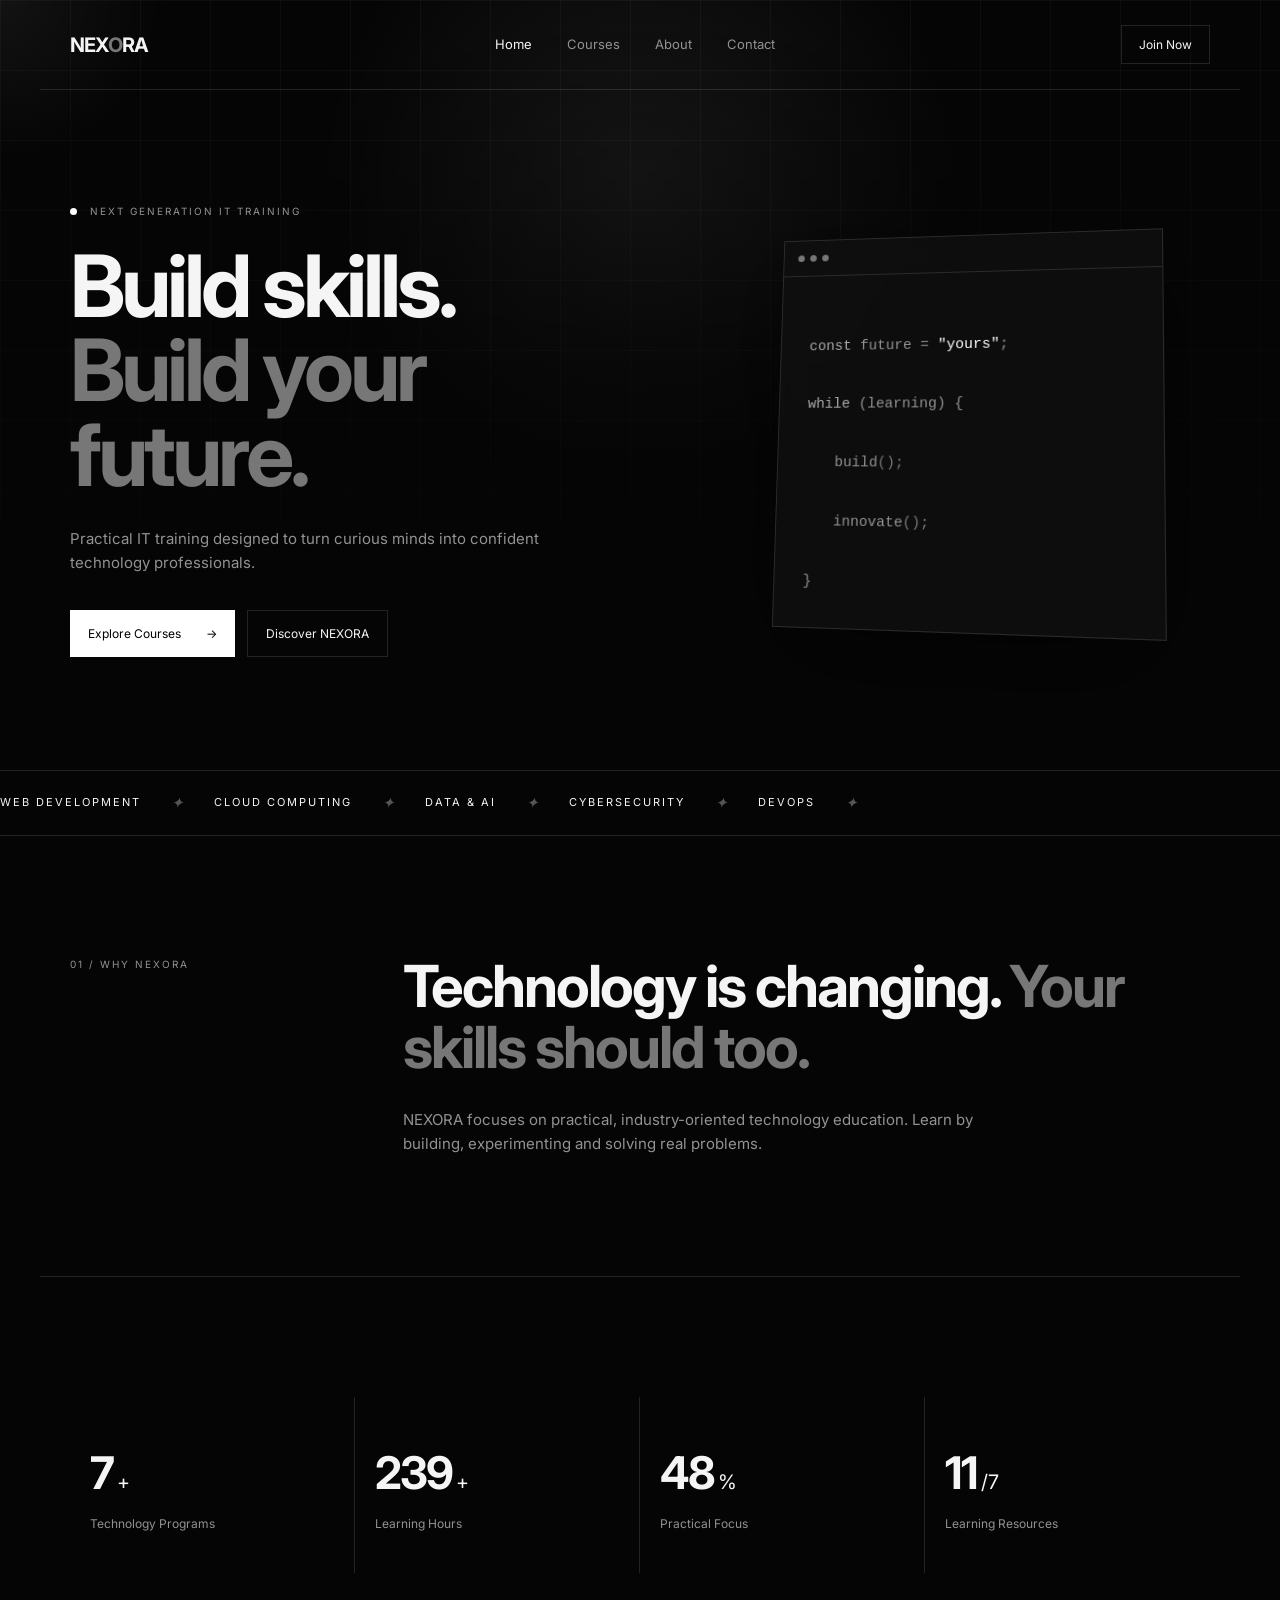
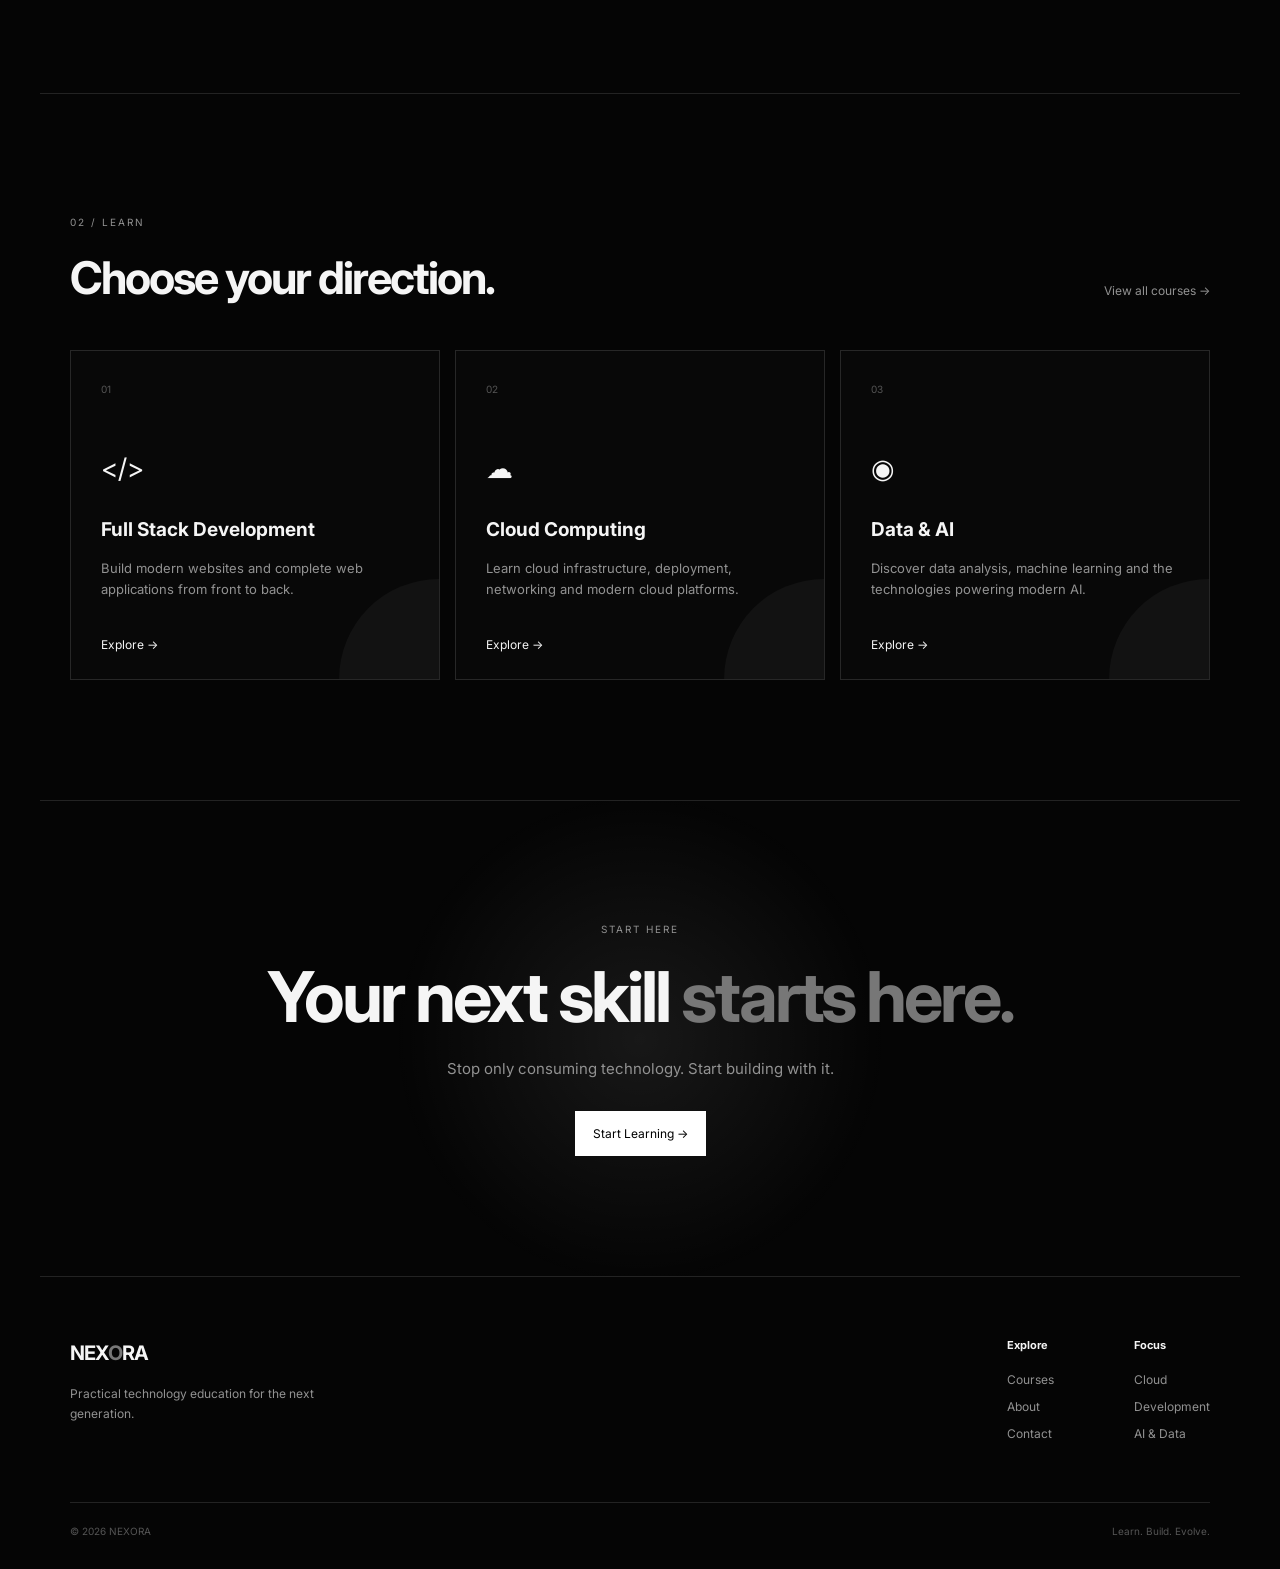
<file: index.html>
<!DOCTYPE html>
<html lang="en">
<head>
    <meta charset="UTF-8">
    <meta name="viewport" content="width=device-width, initial-scale=1.0">

    <title>NEXORA — IT Training Institute</title>

    <link rel="stylesheet" href="css/style.css">
</head>

<body>

    <!-- Background Effects -->
    <div class="grid-background"></div>
    <div class="cursor-glow"></div>

    <!-- Navigation -->
    <header class="navbar">

        <a href="index.html" class="logo">
            NEX<span>O</span>RA
        </a>

        <nav class="nav-links">
            <a href="index.html" class="active">Home</a>
            <a href="courses.html">Courses</a>
            <a href="about.html">About</a>
            <a href="contact.html">Contact</a>
        </nav>

        <a href="contact.html" class="nav-button">
            Join Now
        </a>

        <button class="menu-button" id="menuButton">
            ☰
        </button>

    </header>


    <!-- Mobile Navigation -->

    <div class="mobile-menu" id="mobileMenu">
        <a href="index.html">Home</a>
        <a href="courses.html">Courses</a>
        <a href="about.html">About</a>
        <a href="contact.html">Contact</a>
    </div>


    <!-- Hero -->

    <main>

        <section class="hero">

            <div class="hero-content reveal">

                <div class="eyebrow">
                    <span class="status-dot"></span>
                    NEXT GENERATION IT TRAINING
                </div>

                <h1>
                    Build skills.<br>
                    <span>Build your future.</span>
                </h1>

                <p>
                    Practical IT training designed to turn curious minds
                    into confident technology professionals.
                </p>

                <div class="hero-buttons">

                    <a href="courses.html" class="primary-button">
                        Explore Courses
                        <span>→</span>
                    </a>

                    <a href="about.html" class="secondary-button">
                        Discover NEXORA
                    </a>

                </div>

            </div>


            <!-- Floating Visual -->

            <div class="hero-visual reveal">

                <div class="orb orb-one"></div>
                <div class="orb orb-two"></div>

                <div class="code-card">

                    <div class="window-bar">
                        <span></span>
                        <span></span>
                        <span></span>
                    </div>

                    <div class="code-content">

                        <p>
                            <span class="code-purple">const</span>
                            future =
                            <span class="code-green">"yours"</span>;
                        </p>

                        <p>
                            <span class="code-purple">while</span>
                            (learning) {
                        </p>

                        <p class="indent">
                            build<span class="code-blue">();</span>
                        </p>

                        <p class="indent">
                            innovate<span class="code-blue">();</span>
                        </p>

                        <p>}</p>

                    </div>

                </div>

            </div>

        </section>


        <!-- Marquee -->

        <section class="marquee-section">

            <div class="marquee">

                <span>WEB DEVELOPMENT</span>
                <i>✦</i>

                <span>CLOUD COMPUTING</span>
                <i>✦</i>

                <span>DATA & AI</span>
                <i>✦</i>

                <span>CYBERSECURITY</span>
                <i>✦</i>

                <span>DEVOPS</span>
                <i>✦</i>

            </div>

        </section>


        <!-- Introduction -->

        <section class="intro section">

            <div class="section-label">
                01 / WHY NEXORA
            </div>

            <div class="intro-content reveal">

                <h2>
                    Technology is changing.
                    <span>Your skills should too.</span>
                </h2>

                <p>
                    NEXORA focuses on practical, industry-oriented
                    technology education. Learn by building,
                    experimenting and solving real problems.
                </p>

            </div>

        </section>


        <!-- Stats -->

        <section class="stats section">

            <div class="stat reveal">
                <strong data-target="15">0</strong>
                <span>+</span>
                <p>Technology Programs</p>
            </div>

            <div class="stat reveal">
                <strong data-target="500">0</strong>
                <span>+</span>
                <p>Learning Hours</p>
            </div>

            <div class="stat reveal">
                <strong data-target="100">0</strong>
                <span>%</span>
                <p>Practical Focus</p>
            </div>

            <div class="stat reveal">
                <strong data-target="24">0</strong>
                <span>/7</span>
                <p>Learning Resources</p>
            </div>

        </section>


        <!-- Featured Courses -->

        <section class="courses-preview section">

            <div class="section-heading reveal">

                <div>
                    <div class="section-label">
                        02 / LEARN
                    </div>

                    <h2>
                        Choose your
                        <span>direction.</span>
                    </h2>
                </div>

                <a href="courses.html" class="text-link">
                    View all courses →
                </a>

            </div>


            <div class="course-grid">

                <article class="course-card reveal">

                    <div class="course-number">
                        01
                    </div>

                    <div class="course-icon">
                        &lt;/&gt;
                    </div>

                    <h3>Full Stack Development</h3>

                    <p>
                        Build modern websites and complete
                        web applications from front to back.
                    </p>

                    <a href="courses.html">
                        Explore →
                    </a>

                </article>


                <article class="course-card reveal">

                    <div class="course-number">
                        02
                    </div>

                    <div class="course-icon">
                        ☁
                    </div>

                    <h3>Cloud Computing</h3>

                    <p>
                        Learn cloud infrastructure, deployment,
                        networking and modern cloud platforms.
                    </p>

                    <a href="courses.html">
                        Explore →
                    </a>

                </article>


                <article class="course-card reveal">

                    <div class="course-number">
                        03
                    </div>

                    <div class="course-icon">
                        ◉
                    </div>

                    <h3>Data & AI</h3>

                    <p>
                        Discover data analysis, machine learning
                        and the technologies powering modern AI.
                    </p>

                    <a href="courses.html">
                        Explore →
                    </a>

                </article>

            </div>

        </section>


        <!-- CTA -->

        <section class="cta section reveal">

            <div class="cta-glow"></div>

            <div class="cta-content">

                <div class="section-label">
                    START HERE
                </div>

                <h2>
                    Your next skill
                    <span>starts here.</span>
                </h2>

                <p>
                    Stop only consuming technology.
                    Start building with it.
                </p>

                <a href="contact.html" class="primary-button">
                    Start Learning →
                </a>

            </div>

        </section>

    </main>


    <!-- Footer -->

    <footer>

        <div class="footer-top">

            <div>
                <a href="index.html" class="logo">
                    NEX<span>O</span>RA
                </a>

                <p>
                    Practical technology education
                    for the next generation.
                </p>
            </div>

            <div class="footer-links">

                <div>
                    <h4>Explore</h4>
                    <a href="courses.html">Courses</a>
                    <a href="about.html">About</a>
                    <a href="contact.html">Contact</a>
                </div>

                <div>
                    <h4>Focus</h4>
                    <a href="#">Cloud</a>
                    <a href="#">Development</a>
                    <a href="#">AI & Data</a>
                </div>

            </div>

        </div>

        <div class="footer-bottom">
            <span>© 2026 NEXORA</span>
            <span>Learn. Build. Evolve.</span>
        </div>

    </footer>


    <script src="js/script.js"></script>

</body>
</html>
</file>
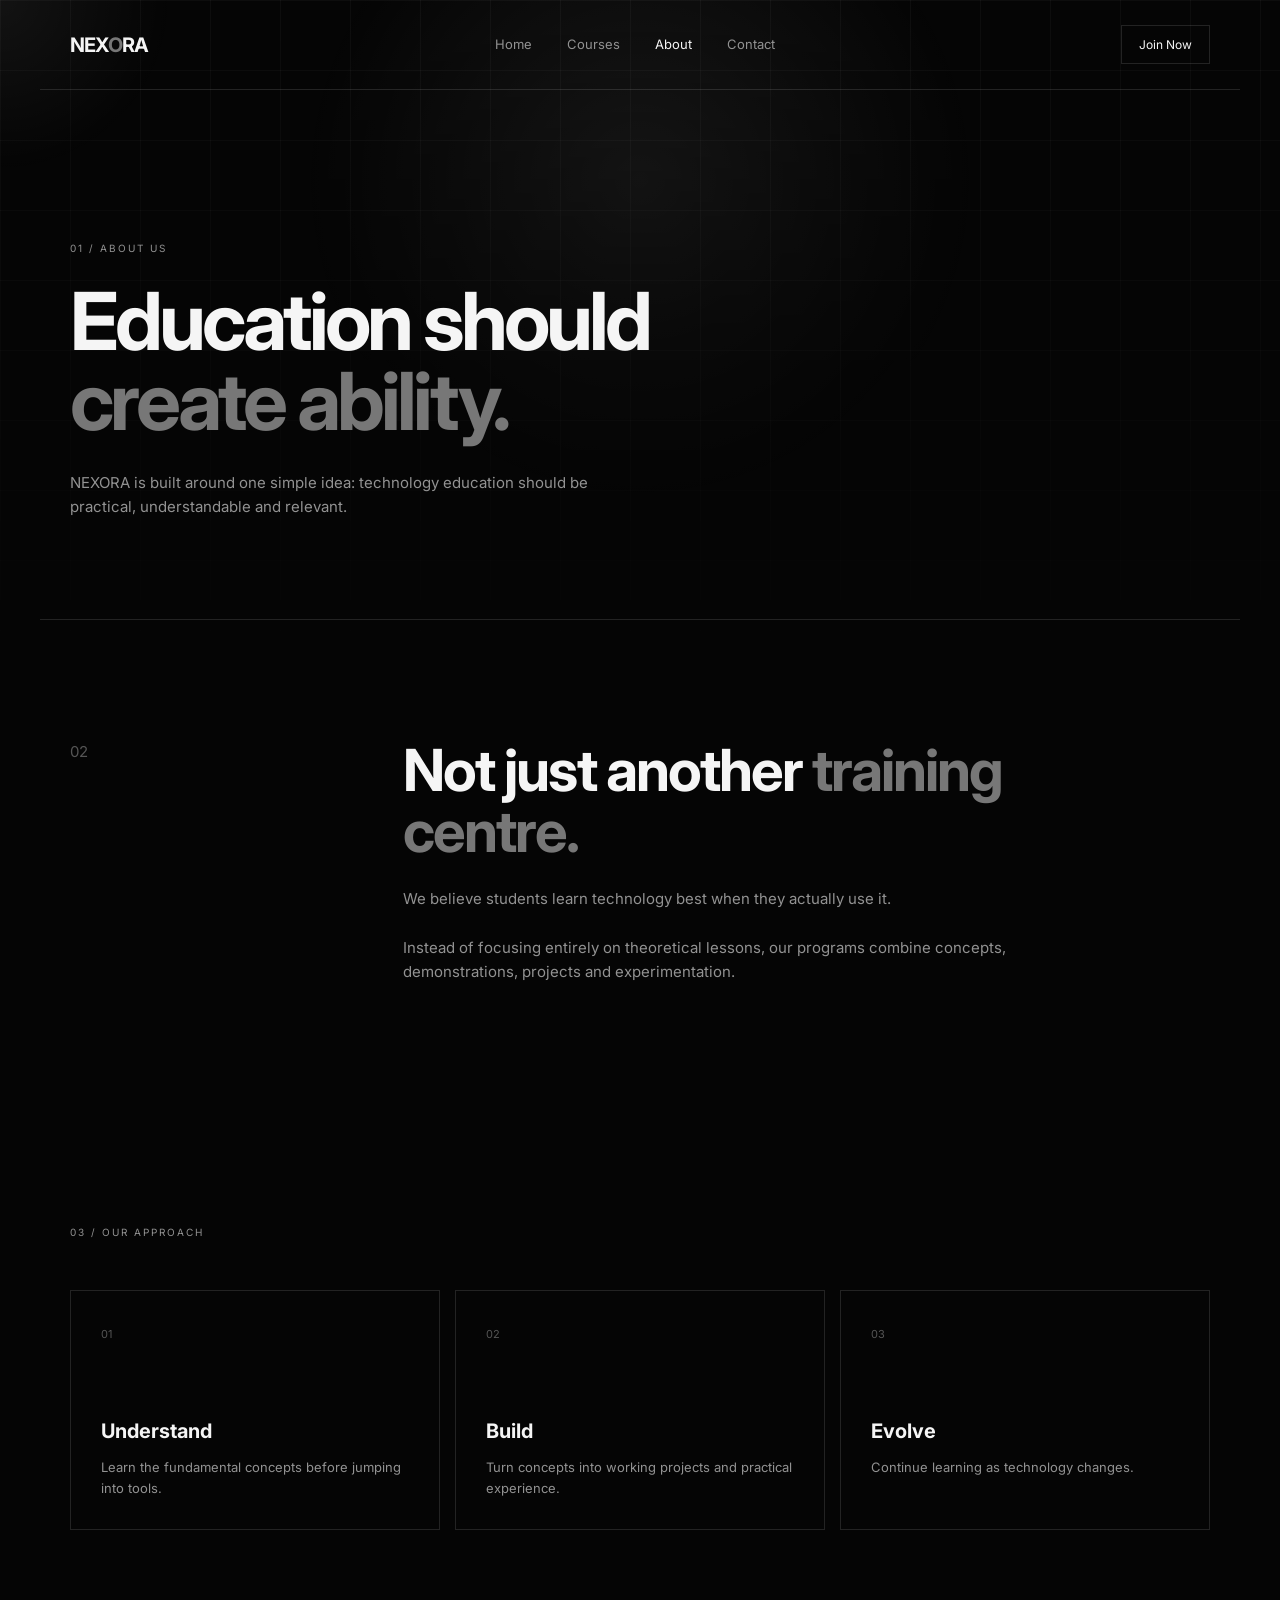
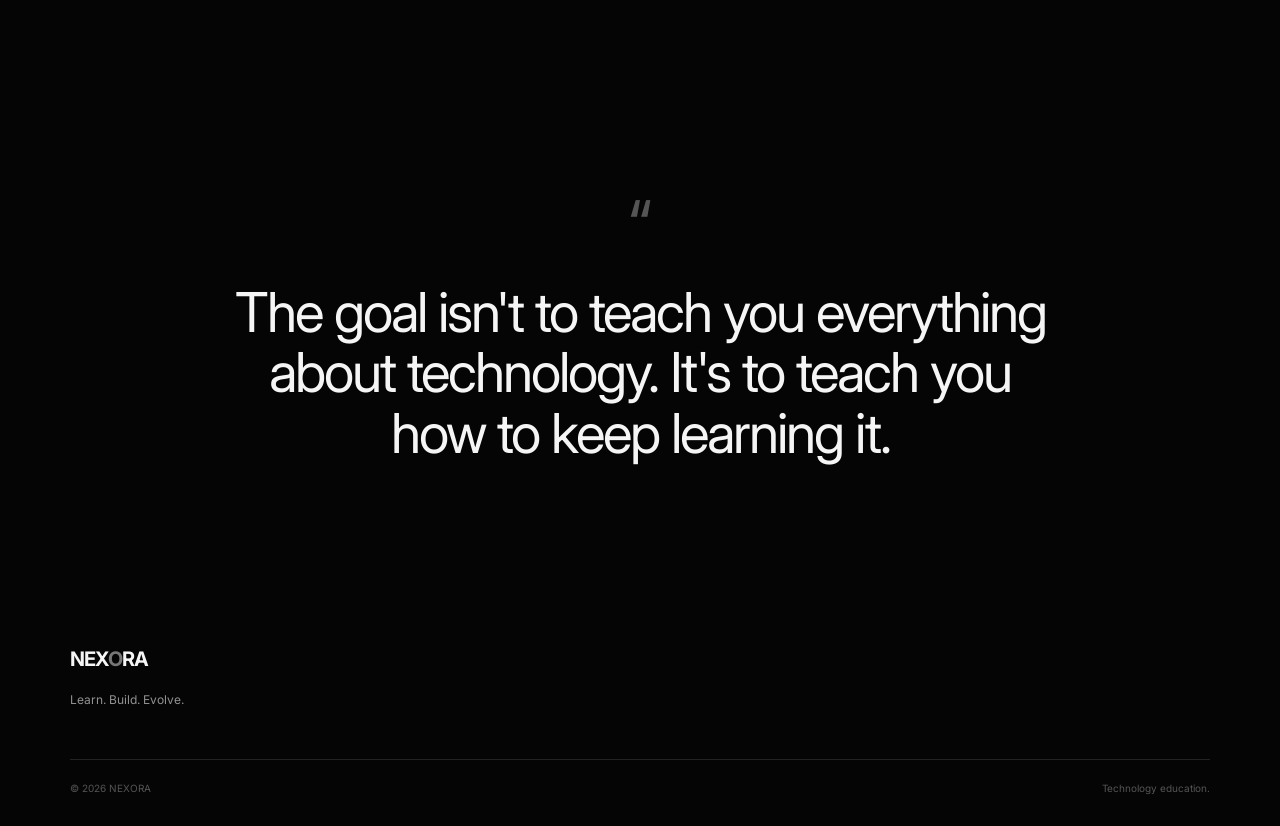
<file: about.html>
<!DOCTYPE html>
<html lang="en">

<head>

    <meta charset="UTF-8">
    <meta name="viewport" content="width=device-width, initial-scale=1.0">

    <title>About — NEXORA</title>

    <link rel="stylesheet" href="css/style.css">

</head>

<body>

    <div class="grid-background"></div>
    <div class="cursor-glow"></div>

    <header class="navbar">

        <a href="index.html" class="logo">
            NEX<span>O</span>RA
        </a>

        <nav class="nav-links">

            <a href="index.html">Home</a>
            <a href="courses.html">Courses</a>
            <a href="about.html" class="active">About</a>
            <a href="contact.html">Contact</a>

        </nav>

        <a href="contact.html" class="nav-button">
            Join Now
        </a>

        <button class="menu-button" id="menuButton">
            ☰
        </button>

    </header>


    <div class="mobile-menu" id="mobileMenu">

        <a href="index.html">Home</a>
        <a href="courses.html">Courses</a>
        <a href="about.html">About</a>
        <a href="contact.html">Contact</a>

    </div>


    <main>

        <section class="page-hero">

            <div class="reveal">

                <div class="section-label">
                    01 / ABOUT US
                </div>

                <h1>
                    Education should
                    <span>create ability.</span>
                </h1>

                <p>
                    NEXORA is built around one simple idea:
                    technology education should be practical,
                    understandable and relevant.
                </p>

            </div>

        </section>


        <section class="about-section section">

            <div class="about-number">
                02
            </div>

            <div class="about-text reveal">

                <h2>
                    Not just another
                    <span>training centre.</span>
                </h2>

                <p>
                    We believe students learn technology best
                    when they actually use it.
                </p>

                <p>
                    Instead of focusing entirely on theoretical
                    lessons, our programs combine concepts,
                    demonstrations, projects and experimentation.
                </p>

            </div>

        </section>


        <section class="principles section">

            <div class="section-label">
                03 / OUR APPROACH
            </div>

            <div class="principle-grid">

                <div class="principle reveal">

                    <span>01</span>

                    <h3>Understand</h3>

                    <p>
                        Learn the fundamental concepts before
                        jumping into tools.
                    </p>

                </div>


                <div class="principle reveal">

                    <span>02</span>

                    <h3>Build</h3>

                    <p>
                        Turn concepts into working projects
                        and practical experience.
                    </p>

                </div>


                <div class="principle reveal">

                    <span>03</span>

                    <h3>Evolve</h3>

                    <p>
                        Continue learning as technology changes.
                    </p>

                </div>

            </div>

        </section>


        <section class="quote-section section reveal">

            <div class="quote-mark">
                “
            </div>

            <blockquote>
                The goal isn't to teach you
                everything about technology.
                It's to teach you how to keep
                learning it.
            </blockquote>

        </section>

    </main>


    <footer>

        <div class="footer-top">

            <div>

                <a href="index.html" class="logo">
                    NEX<span>O</span>RA
                </a>

                <p>
                    Learn. Build. Evolve.
                </p>

            </div>

        </div>

        <div class="footer-bottom">
            <span>© 2026 NEXORA</span>
            <span>Technology education.</span>
        </div>

    </footer>


    <script src="js/script.js"></script>

</body>
</html>
</file>
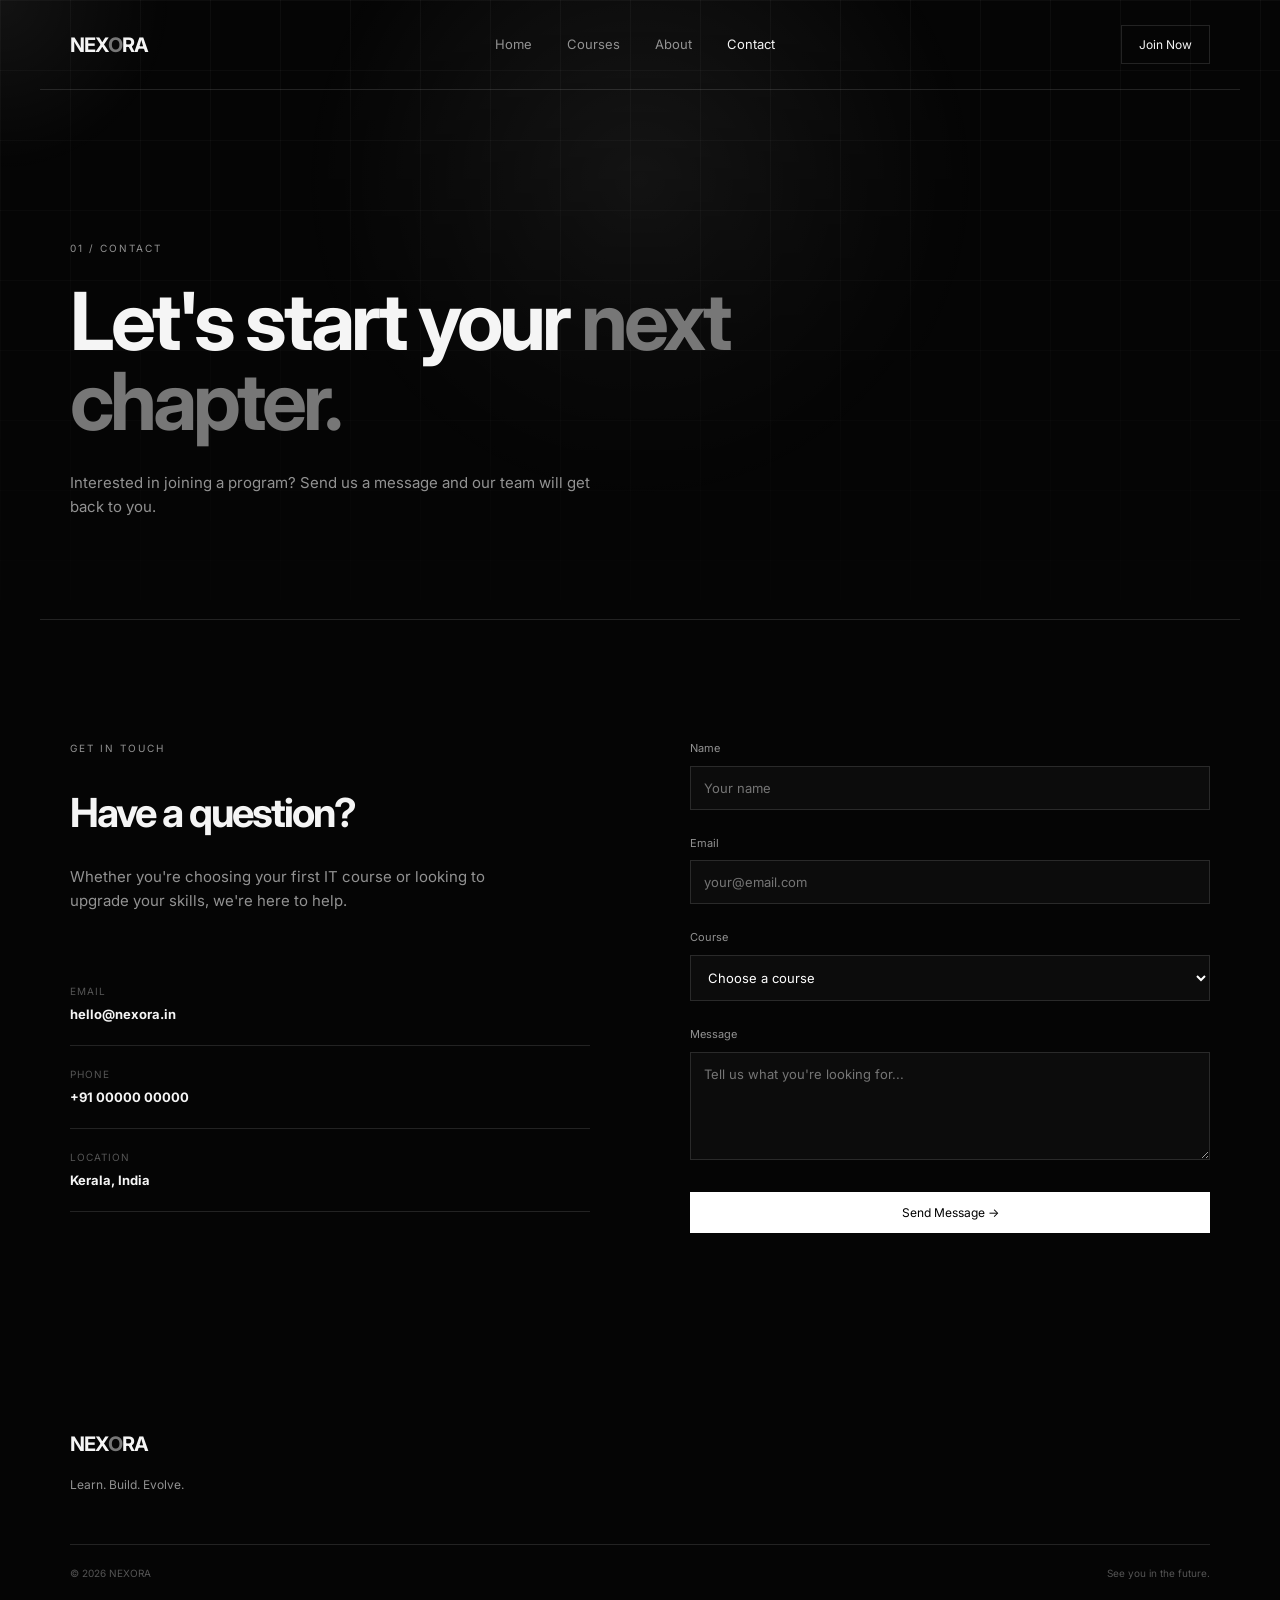
<file: contact.html>
<!DOCTYPE html>
<html lang="en">

<head>

    <meta charset="UTF-8">
    <meta name="viewport" content="width=device-width, initial-scale=1.0">

    <title>Contact — NEXORA</title>

    <link rel="stylesheet" href="css/style.css">

</head>

<body>

    <div class="grid-background"></div>
    <div class="cursor-glow"></div>

    <header class="navbar">

        <a href="index.html" class="logo">
            NEX<span>O</span>RA
        </a>

        <nav class="nav-links">

            <a href="index.html">Home</a>
            <a href="courses.html">Courses</a>
            <a href="about.html">About</a>
            <a href="contact.html" class="active">Contact</a>

        </nav>

        <a href="contact.html" class="nav-button">
            Join Now
        </a>

        <button class="menu-button" id="menuButton">
            ☰
        </button>

    </header>


    <div class="mobile-menu" id="mobileMenu">

        <a href="index.html">Home</a>
        <a href="courses.html">Courses</a>
        <a href="about.html">About</a>
        <a href="contact.html">Contact</a>

    </div>


    <main>

        <section class="page-hero">

            <div class="reveal">

                <div class="section-label">
                    01 / CONTACT
                </div>

                <h1>
                    Let's start your
                    <span>next chapter.</span>
                </h1>

                <p>
                    Interested in joining a program?
                    Send us a message and our team will get
                    back to you.
                </p>

            </div>

        </section>


        <section class="contact-section section">

            <div class="contact-info reveal">

                <div class="section-label">
                    GET IN TOUCH
                </div>

                <h2>
                    Have a question?
                </h2>

                <p>
                    Whether you're choosing your first IT course
                    or looking to upgrade your skills, we're here
                    to help.
                </p>

                <div class="contact-details">

                    <div>
                        <span>Email</span>
                        <strong>hello@nexora.in</strong>
                    </div>

                    <div>
                        <span>Phone</span>
                        <strong>+91 00000 00000</strong>
                    </div>

                    <div>
                        <span>Location</span>
                        <strong>Kerala, India</strong>
                    </div>

                </div>

            </div>


            <form class="contact-form reveal" id="contactForm">

                <div class="form-group">

                    <label>Name</label>

                    <input
                        type="text"
                        placeholder="Your name"
                        required
                    >

                </div>


                <div class="form-group">

                    <label>Email</label>

                    <input
                        type="email"
                        placeholder="your@email.com"
                        required
                    >

                </div>


                <div class="form-group">

                    <label>Course</label>

                    <select>

                        <option>Choose a course</option>
                        <option>Full Stack Development</option>
                        <option>Cloud Computing</option>
                        <option>Data & AI</option>
                        <option>Cybersecurity</option>

                    </select>

                </div>


                <div class="form-group">

                    <label>Message</label>

                    <textarea
                        placeholder="Tell us what you're looking for..."
                        rows="5"
                    ></textarea>

                </div>


                <button
                    type="submit"
                    class="primary-button form-button"
                >
                    Send Message →
                </button>

                <div id="formMessage"></div>

            </form>

        </section>

    </main>


    <footer>

        <div class="footer-top">

            <div>

                <a href="index.html" class="logo">
                    NEX<span>O</span>RA
                </a>

                <p>
                    Learn. Build. Evolve.
                </p>

            </div>

        </div>

        <div class="footer-bottom">
            <span>© 2026 NEXORA</span>
            <span>See you in the future.</span>
        </div>

    </footer>


    <script src="js/script.js"></script>

</body>
</html>
</file>
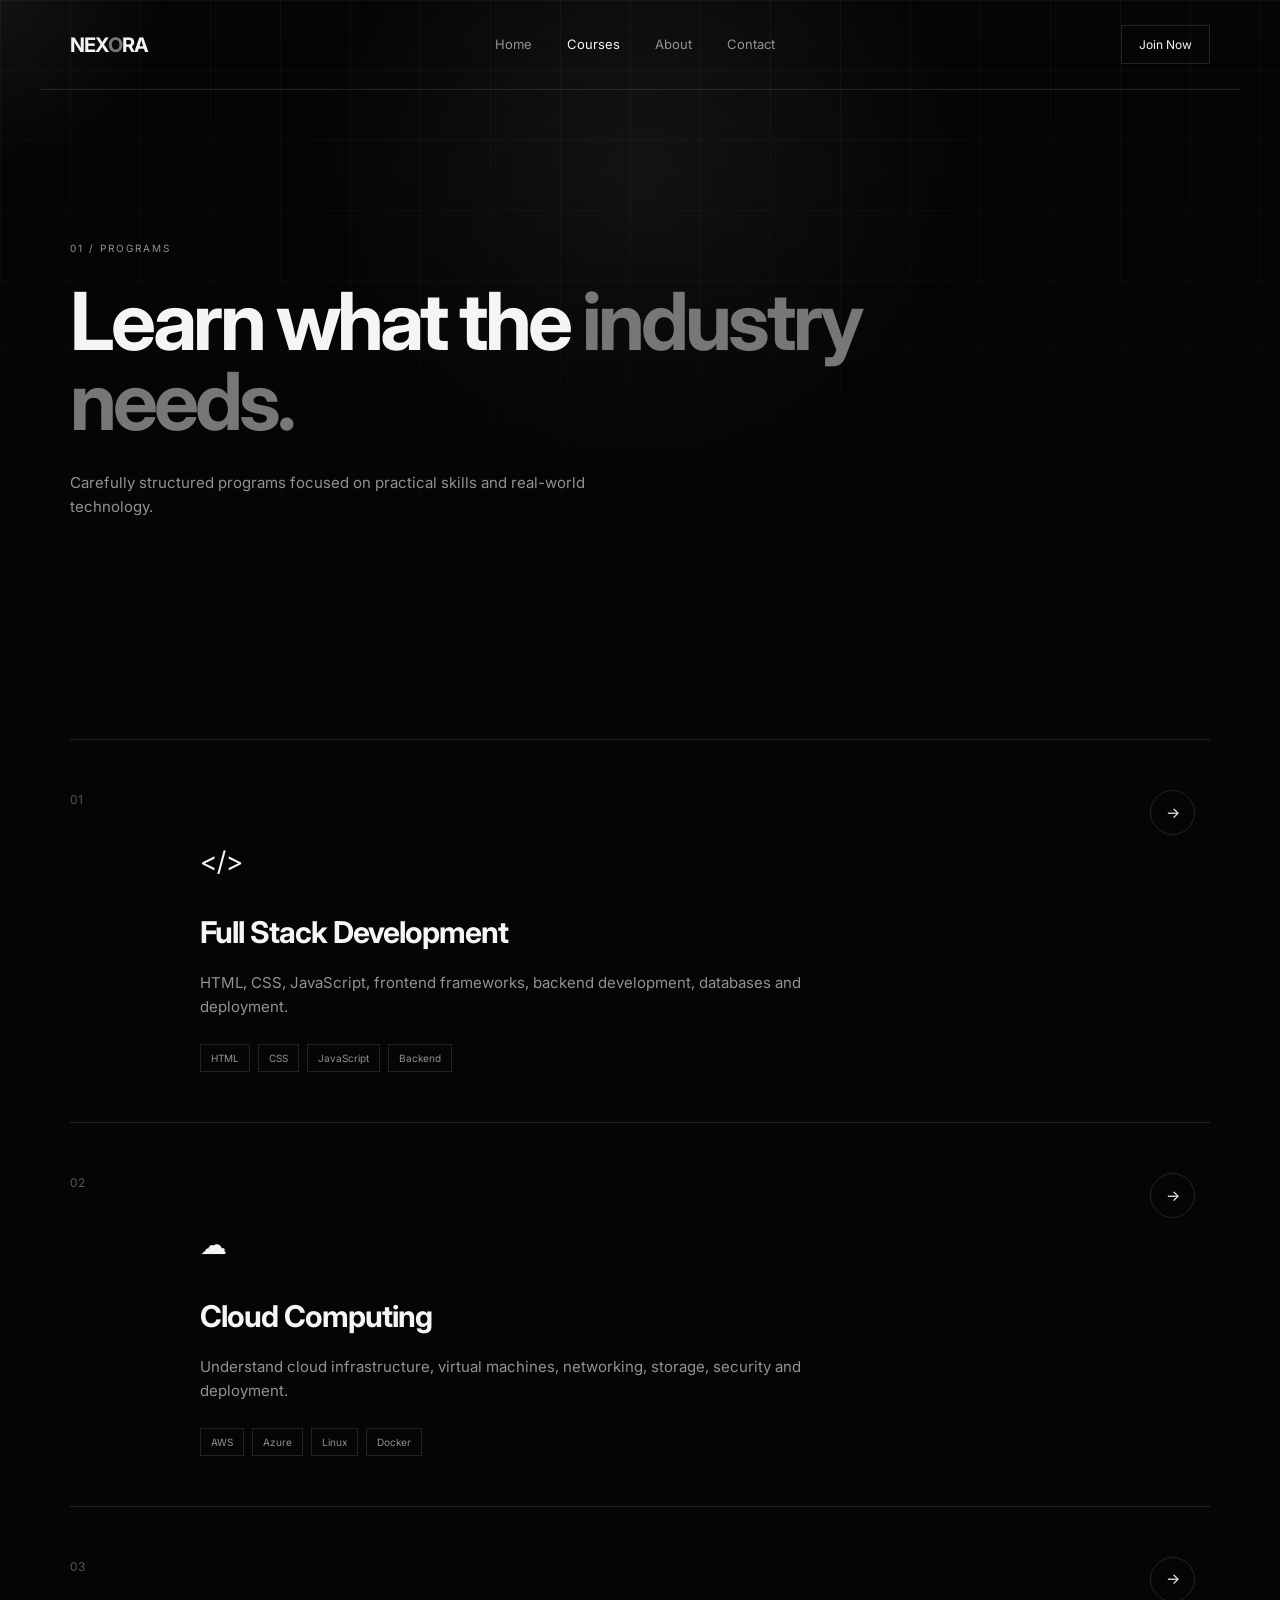
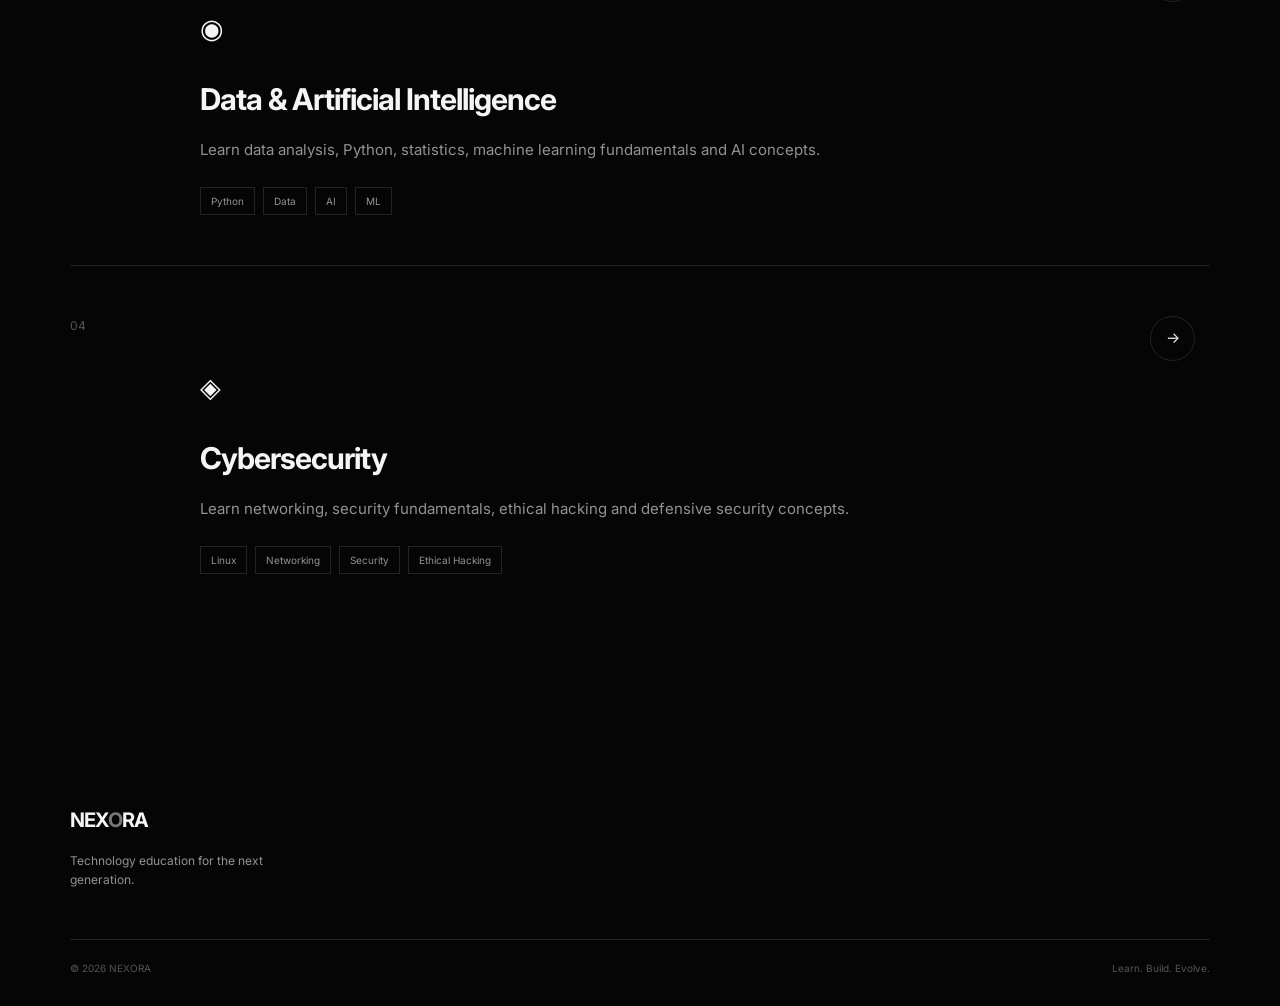
<file: courses.html>
<!DOCTYPE html>
<html lang="en">

<head>

    <meta charset="UTF-8">
    <meta name="viewport" content="width=device-width, initial-scale=1.0">

    <title>Courses — NEXORA</title>

    <link rel="stylesheet" href="css/style.css">

</head>

<body>

    <div class="grid-background"></div>
    <div class="cursor-glow"></div>

    <header class="navbar">

        <a href="index.html" class="logo">
            NEX<span>O</span>RA
        </a>

        <nav class="nav-links">
            <a href="index.html">Home</a>
            <a href="courses.html" class="active">Courses</a>
            <a href="about.html">About</a>
            <a href="contact.html">Contact</a>
        </nav>

        <a href="contact.html" class="nav-button">
            Join Now
        </a>

        <button class="menu-button" id="menuButton">
            ☰
        </button>

    </header>


    <div class="mobile-menu" id="mobileMenu">
        <a href="index.html">Home</a>
        <a href="courses.html">Courses</a>
        <a href="about.html">About</a>
        <a href="contact.html">Contact</a>
    </div>


    <main>

        <section class="page-hero">

            <div class="reveal">

                <div class="section-label">
                    01 / PROGRAMS
                </div>

                <h1>
                    Learn what the
                    <span>industry needs.</span>
                </h1>

                <p>
                    Carefully structured programs focused on
                    practical skills and real-world technology.
                </p>

            </div>

        </section>


        <section class="all-courses section">

            <article class="large-course-card reveal">

                <div class="large-course-number">
                    01
                </div>

                <div>

                    <div class="course-icon">
                        &lt;/&gt;
                    </div>

                    <h2>Full Stack Development</h2>

                    <p>
                        HTML, CSS, JavaScript, frontend frameworks,
                        backend development, databases and deployment.
                    </p>

                    <div class="tags">
                        <span>HTML</span>
                        <span>CSS</span>
                        <span>JavaScript</span>
                        <span>Backend</span>
                    </div>

                </div>

                <a href="contact.html" class="circle-arrow">
                    →
                </a>

            </article>


            <article class="large-course-card reveal">

                <div class="large-course-number">
                    02
                </div>

                <div>

                    <div class="course-icon">
                        ☁
                    </div>

                    <h2>Cloud Computing</h2>

                    <p>
                        Understand cloud infrastructure, virtual
                        machines, networking, storage, security
                        and deployment.
                    </p>

                    <div class="tags">
                        <span>AWS</span>
                        <span>Azure</span>
                        <span>Linux</span>
                        <span>Docker</span>
                    </div>

                </div>

                <a href="contact.html" class="circle-arrow">
                    →
                </a>

            </article>


            <article class="large-course-card reveal">

                <div class="large-course-number">
                    03
                </div>

                <div>

                    <div class="course-icon">
                        ◉
                    </div>

                    <h2>Data & Artificial Intelligence</h2>

                    <p>
                        Learn data analysis, Python, statistics,
                        machine learning fundamentals and AI concepts.
                    </p>

                    <div class="tags">
                        <span>Python</span>
                        <span>Data</span>
                        <span>AI</span>
                        <span>ML</span>
                    </div>

                </div>

                <a href="contact.html" class="circle-arrow">
                    →
                </a>

            </article>


            <article class="large-course-card reveal">

                <div class="large-course-number">
                    04
                </div>

                <div>

                    <div class="course-icon">
                        ◈
                    </div>

                    <h2>Cybersecurity</h2>

                    <p>
                        Learn networking, security fundamentals,
                        ethical hacking and defensive security concepts.
                    </p>

                    <div class="tags">
                        <span>Linux</span>
                        <span>Networking</span>
                        <span>Security</span>
                        <span>Ethical Hacking</span>
                    </div>

                </div>

                <a href="contact.html" class="circle-arrow">
                    →
                </a>

            </article>

        </section>

    </main>


    <footer>

        <div class="footer-top">

            <div>
                <a href="index.html" class="logo">
                    NEX<span>O</span>RA
                </a>

                <p>
                    Technology education for the next generation.
                </p>
            </div>

        </div>

        <div class="footer-bottom">
            <span>© 2026 NEXORA</span>
            <span>Learn. Build. Evolve.</span>
        </div>

    </footer>


    <script src="js/script.js"></script>

</body>
</html>
</file>
<file: css/style.css>
@import url('https://fonts.googleapis.com/css2?family=Inter:wght@400;500;600;700&display=swap');


/* ------------------------------
   VARIABLES
------------------------------ */

:root {

    --black: #050505;
    --dark: #0a0a0a;
    --dark-light: #111111;

    --white: #f5f5f5;
    --gray: #929292;
    --gray-dark: #555;

    --accent: #ffffff;

    --border: rgba(255,255,255,0.12);

    --max-width: 1200px;

}


/* ------------------------------
   RESET
------------------------------ */

* {
    margin: 0;
    padding: 0;
    box-sizing: border-box;
}

html {
    scroll-behavior: smooth;
}

body {

    background: var(--black);
    color: var(--white);

    font-family: 'Inter', sans-serif;

    font-size: 15px;

    line-height: 1.6;

    overflow-x: hidden;

}

a {
    color: inherit;
    text-decoration: none;
}

button,
input,
textarea,
select {
    font-family: inherit;
}


/* ------------------------------
   BACKGROUND
------------------------------ */

.grid-background {

    position: fixed;

    inset: 0;

    z-index: -3;

    background-image:

        linear-gradient(
            rgba(255,255,255,0.035) 1px,
            transparent 1px
        ),

        linear-gradient(
            90deg,
            rgba(255,255,255,0.035) 1px,
            transparent 1px
        );

    background-size: 70px 70px;

    mask-image:
        linear-gradient(
            to bottom,
            black,
            transparent 80%
        );

}


.grid-background::after {

    content: "";

    position: absolute;

    inset: 0;

    background:

        radial-gradient(
            circle at 50% 20%,
            rgba(255,255,255,0.08),
            transparent 35%
        );

}


.cursor-glow {

    position: fixed;

    width: 350px;
    height: 350px;

    border-radius: 50%;

    pointer-events: none;

    z-index: -1;

    background:
        radial-gradient(
            circle,
            rgba(255,255,255,0.06),
            transparent 70%
        );

    transform: translate(-50%, -50%);

}


/* ------------------------------
   NAVBAR
------------------------------ */

.navbar {

    position: relative;

    max-width: var(--max-width);

    margin: auto;

    padding: 25px 30px;

    display: flex;

    align-items: center;

    justify-content: space-between;

    border-bottom: 1px solid var(--border);

}


.logo {

    font-size: 20px;

    font-weight: 700;

    letter-spacing: -1px;

}

.logo span {
    color: #777;
}


.nav-links {

    display: flex;

    gap: 35px;

}

.nav-links a {

    color: var(--gray);

    font-size: 13px;

    transition: 0.3s;

}

.nav-links a:hover,
.nav-links .active {

    color: var(--white);

}


.nav-button {

    padding: 9px 17px;

    border: 1px solid var(--border);

    font-size: 12px;

    transition: 0.3s;

}

.nav-button:hover {

    background: white;

    color: black;

}


.menu-button {

    display: none;

    background: none;

    border: none;

    color: white;

    font-size: 22px;

}


/* ------------------------------
   MOBILE MENU
------------------------------ */

.mobile-menu {

    display: none;

    position: fixed;

    inset: 0;

    background: #050505;

    z-index: 20;

    padding: 100px 30px;

    flex-direction: column;

    gap: 25px;

}

.mobile-menu.open {
    display: flex;
}

.mobile-menu a {

    font-size: 30px;

    border-bottom: 1px solid var(--border);

    padding-bottom: 15px;

}


/* ------------------------------
   HERO
------------------------------ */

.hero {

    max-width: var(--max-width);

    min-height: 680px;

    margin: auto;

    padding: 110px 30px;

    display: grid;

    grid-template-columns: 1.1fr 0.9fr;

    align-items: center;

    gap: 50px;

}


.eyebrow,
.section-label {

    font-size: 10px;

    letter-spacing: 2px;

    color: var(--gray);

    margin-bottom: 25px;

}


.status-dot {

    display: inline-block;

    width: 7px;
    height: 7px;

    border-radius: 50%;

    background: white;

    margin-right: 8px;

    animation: pulse 2s infinite;

}


@keyframes pulse {

    0%,100% {
        opacity: 1;
    }

    50% {
        opacity: 0.3;
    }

}


.hero h1 {

    font-size: clamp(50px, 7vw, 86px);

    line-height: 0.98;

    letter-spacing: -4px;

    max-width: 750px;

}

.hero h1 span,
.page-hero h1 span,
.intro h2 span,
.cta h2 span,
.about-text h2 span {

    color: #777;

}


.hero p {

    color: var(--gray);

    max-width: 500px;

    margin-top: 30px;

    font-size: 15px;

}


.hero-buttons {

    display: flex;

    gap: 12px;

    margin-top: 35px;

}


.primary-button {

    display: inline-flex;

    align-items: center;

    gap: 25px;

    padding: 13px 18px;

    background: white;

    color: black;

    font-size: 12px;

    border: none;

    cursor: pointer;

    transition: 0.3s;

}


.primary-button:hover {

    transform: translateY(-3px);

    box-shadow:
        0 10px 40px rgba(255,255,255,0.12);

}


.secondary-button {

    display: inline-flex;

    align-items: center;

    padding: 13px 18px;

    border: 1px solid var(--border);

    font-size: 12px;

    transition: 0.3s;

}


.secondary-button:hover {

    background: white;

    color: black;

}


/* ------------------------------
   HERO VISUAL
------------------------------ */

.hero-visual {

    position: relative;

    height: 430px;

    display: flex;

    align-items: center;

    justify-content: center;

}


.code-card {

    width: 390px;

    background: rgba(15,15,15,0.85);

    border: 1px solid var(--border);

    backdrop-filter: blur(15px);

    box-shadow:
        0 30px 100px rgba(0,0,0,0.6);

    transform:
        perspective(800px)
        rotateY(-8deg)
        rotateX(5deg);

    transition: 0.5s;

}

.code-card:hover {

    transform:
        perspective(800px)
        rotateY(0)
        rotateX(0)
        translateY(-10px);

}


.window-bar {

    height: 38px;

    border-bottom: 1px solid var(--border);

    display: flex;

    align-items: center;

    gap: 6px;

    padding: 0 15px;

}

.window-bar span {

    width: 7px;
    height: 7px;

    border-radius: 50%;

    background: #777;

}


.code-content {

    padding: 30px;

    font-family: monospace;

    font-size: 13px;

    line-height: 2;

}


.code-purple {
    color: #aaa;
}

.code-green {
    color: #fff;
}

.code-blue {
    color: #777;
}

.indent {
    padding-left: 30px;
}


.orb {

    position: absolute;

    border-radius: 50%;

    filter: blur(2px);

}

.orb-one {

    width: 200px;
    height: 200px;

    border: 1px solid rgba(255,255,255,0.15);

    animation: float 5s ease-in-out infinite;

}

.orb-two {

    width: 280px;
    height: 280px;

    border: 1px solid rgba(255,255,255,0.06);

    animation: float 7s ease-in-out infinite reverse;

}


@keyframes float {

    0%,100% {
        transform: translateY(0) rotate(0);
    }

    50% {
        transform: translateY(-20px) rotate(8deg);
    }

}


/* ------------------------------
   MARQUEE
------------------------------ */

.marquee-section {

    border-top: 1px solid var(--border);

    border-bottom: 1px solid var(--border);

    overflow: hidden;

}


.marquee {

    display: flex;

    align-items: center;

    gap: 30px;

    width: max-content;

    padding: 20px 0;

    animation: marquee 25s linear infinite;

}


.marquee span {

    font-size: 11px;

    letter-spacing: 2px;

}


.marquee i {

    color: #555;

}


@keyframes marquee {

    from {
        transform: translateX(0);
    }

    to {
        transform: translateX(-50%);
    }

}


/* ------------------------------
   SECTIONS
------------------------------ */

.section {

    max-width: var(--max-width);

    margin: auto;

    padding: 120px 30px;

}


.intro {

    display: grid;

    grid-template-columns: 0.35fr 1fr;

    gap: 50px;

}


.intro h2,
.about-text h2 {

    font-size: clamp(34px, 5vw, 58px);

    line-height: 1.05;

    letter-spacing: -2px;

    max-width: 750px;

}


.intro p {

    max-width: 600px;

    color: var(--gray);

    margin-top: 30px;

}


/* ------------------------------
   STATS
------------------------------ */

.stats {

    display: grid;

    grid-template-columns: repeat(4,1fr);

    border-top: 1px solid var(--border);

    border-bottom: 1px solid var(--border);

}


.stat {

    padding: 40px 20px;

    border-right: 1px solid var(--border);

}


.stat:last-child {
    border-right: none;
}


.stat strong {

    font-size: 45px;

    letter-spacing: -2px;

}


.stat span {

    font-size: 20px;

}


.stat p {

    color: var(--gray);

    font-size: 12px;

    margin-top: 5px;

}


/* ------------------------------
   COURSE PREVIEW
------------------------------ */

.section-heading {

    display: flex;

    justify-content: space-between;

    align-items: end;

    margin-bottom: 50px;

}


.section-heading h2 {

    font-size: 45px;

    letter-spacing: -2px;

    line-height: 1;

}


.text-link {

    font-size: 12px;

    color: var(--gray);

}


.course-grid {

    display: grid;

    grid-template-columns: repeat(3,1fr);

    gap: 15px;

}


.course-card {

    min-height: 330px;

    padding: 30px;

    border: 1px solid var(--border);

    background: rgba(255,255,255,0.015);

    position: relative;

    transition: 0.4s;

    overflow: hidden;

}


.course-card::after {

    content: "";

    position: absolute;

    width: 200px;
    height: 200px;

    border-radius: 50%;

    background: rgba(255,255,255,0.04);

    right: -100px;
    bottom: -100px;

    transition: 0.5s;

}


.course-card:hover {

    border-color: rgba(255,255,255,0.35);

    transform: translateY(-8px);

}


.course-card:hover::after {

    transform: scale(2);

}


.course-number {

    font-size: 10px;

    color: #555;

}


.course-icon {

    font-size: 27px;

    margin: 50px 0 25px;

}


.course-card h3 {

    font-size: 19px;

}


.course-card p {

    color: var(--gray);

    font-size: 13px;

    margin-top: 12px;

}


.course-card a {

    position: absolute;

    bottom: 25px;

    font-size: 12px;

}


/* ------------------------------
   CTA
------------------------------ */

.cta {

    position: relative;

    border-top: 1px solid var(--border);

    border-bottom: 1px solid var(--border);

    text-align: center;

    overflow: hidden;

}


.cta-glow {

    position: absolute;

    width: 500px;
    height: 500px;

    left: 50%;
    top: 50%;

    transform: translate(-50%,-50%);

    border-radius: 50%;

    background:
        radial-gradient(
            circle,
            rgba(255,255,255,0.08),
            transparent 70%
        );

}


.cta-content {

    position: relative;

    z-index: 1;

}


.cta h2 {

    font-size: clamp(40px,6vw,70px);

    line-height: 1;

    letter-spacing: -3px;

}


.cta p {

    color: var(--gray);

    margin: 25px 0 30px;

}


/* ------------------------------
   PAGE HERO
------------------------------ */

.page-hero {

    max-width: var(--max-width);

    margin: auto;

    padding: 150px 30px 100px;

}


.page-hero h1 {

    font-size: clamp(50px,7vw,80px);

    line-height: 1;

    letter-spacing: -4px;

    max-width: 800px;

}


.page-hero p {

    color: var(--gray);

    max-width: 550px;

    margin-top: 30px;

}


/* ------------------------------
   LARGE COURSES
------------------------------ */

.large-course-card {

    display: grid;

    grid-template-columns: 100px 1fr 60px;

    gap: 30px;

    align-items: start;

    padding: 50px 0;

    border-top: 1px solid var(--border);

    transition: 0.4s;

}


.large-course-card:hover {

    padding-left: 15px;
    padding-right: 15px;

    background: rgba(255,255,255,0.015);

}


.large-course-number {

    color: #555;

    font-size: 12px;

}


.large-course-card h2 {

    font-size: 30px;

    letter-spacing: -1px;

}


.large-course-card p {

    color: var(--gray);

    max-width: 650px;

    margin-top: 15px;

}


.tags {

    display: flex;

    gap: 8px;

    flex-wrap: wrap;

    margin-top: 25px;

}


.tags span {

    border: 1px solid var(--border);

    padding: 5px 10px;

    font-size: 10px;

    color: var(--gray);

}


.circle-arrow {

    width: 45px;
    height: 45px;

    border: 1px solid var(--border);

    border-radius: 50%;

    display: flex;

    align-items: center;

    justify-content: center;

    transition: 0.3s;

}


.circle-arrow:hover {

    background: white;

    color: black;

}


/* ------------------------------
   ABOUT
------------------------------ */

.about-section {

    display: grid;

    grid-template-columns: 0.35fr 1fr;

    gap: 50px;

    border-top: 1px solid var(--border);

}


.about-number {

    color: #555;

}


.about-text p {

    color: var(--gray);

    max-width: 650px;

    margin-top: 25px;

}


.principle-grid {

    display: grid;

    grid-template-columns: repeat(3,1fr);

    gap: 15px;

    margin-top: 50px;

}


.principle {

    padding: 30px;

    border: 1px solid var(--border);

}


.principle span {

    color: #555;

    font-size: 11px;

}


.principle h3 {

    margin-top: 70px;

    font-size: 20px;

}


.principle p {

    color: var(--gray);

    font-size: 13px;

    margin-top: 10px;

}


.quote-section {

    text-align: center;

    max-width: 900px;

}


.quote-mark {

    font-size: 70px;

    color: #555;

}


blockquote {

    font-size: clamp(30px,5vw,55px);

    line-height: 1.1;

    letter-spacing: -2px;

}


/* ------------------------------
   CONTACT
------------------------------ */

.contact-section {

    display: grid;

    grid-template-columns: 1fr 1fr;

    gap: 100px;

    border-top: 1px solid var(--border);

}


.contact-info h2 {

    font-size: 40px;

    letter-spacing: -2px;

}


.contact-info > p {

    color: var(--gray);

    max-width: 450px;

    margin-top: 20px;

}


.contact-details {

    margin-top: 50px;

}


.contact-details div {

    padding: 20px 0;

    border-bottom: 1px solid var(--border);

}


.contact-details span {

    display: block;

    font-size: 10px;

    color: #555;

    text-transform: uppercase;

    letter-spacing: 1px;

}


.contact-details strong {

    display: block;

    margin-top: 5px;

    font-size: 13px;

}


.form-group {

    margin-bottom: 25px;

}


.form-group label {

    display: block;

    font-size: 11px;

    color: var(--gray);

    margin-bottom: 8px;

}


.form-group input,
.form-group textarea,
.form-group select {

    width: 100%;

    background: #0c0c0c;

    border: 1px solid var(--border);

    color: white;

    padding: 13px;

    outline: none;

    font-size: 13px;

    resize: vertical;

}


.form-group input:focus,
.form-group textarea:focus,
.form-group select:focus {

    border-color: white;

}


.form-group select option {

    background: #111;

}


.form-button {

    width: 100%;

    justify-content: center;

}


#formMessage {

    margin-top: 15px;

    font-size: 12px;

    color: #aaa;

}


/* ------------------------------
   FOOTER
------------------------------ */

footer {

    max-width: var(--max-width);

    margin: auto;

    padding: 60px 30px 30px;

}


.footer-top {

    display: flex;

    justify-content: space-between;

    padding-bottom: 50px;

}


.footer-top p {

    color: var(--gray);

    font-size: 12px;

    max-width: 250px;

    margin-top: 15px;

}


.footer-links {

    display: flex;

    gap: 80px;

}


.footer-links h4 {

    font-size: 11px;

    margin-bottom: 15px;

}


.footer-links a {

    display: block;

    color: var(--gray);

    font-size: 12px;

    margin-bottom: 8px;

}


.footer-bottom {

    border-top: 1px solid var(--border);

    padding-top: 20px;

    display: flex;

    justify-content: space-between;

    color: #555;

    font-size: 10px;

}


/* ------------------------------
   REVEAL ANIMATION
------------------------------ */

.reveal {

    opacity: 0;

    transform: translateY(30px);

    transition:
        opacity 0.8s ease,
        transform 0.8s ease;

}


.reveal.visible {

    opacity: 1;

    transform: translateY(0);

}


/* ------------------------------
   RESPONSIVE
------------------------------ */

@media (max-width: 800px) {

    .nav-links,
    .nav-button {
        display: none;
    }

    .menu-button {
        display: block;
    }


    .hero {

        grid-template-columns: 1fr;

        padding-top: 80px;

    }


    .hero-visual {

        height: 300px;

    }


    .code-card {

        width: 100%;

        max-width: 350px;

    }


    .intro,
    .about-section {

        grid-template-columns: 1fr;

    }


    .stats {

        grid-template-columns: repeat(2,1fr);

    }


    .stat:nth-child(2) {
        border-right: none;
    }


    .course-grid {

        grid-template-columns: 1fr;

    }


    .section-heading {

        display: block;

    }


    .text-link {

        display: block;

        margin-top: 20px;

    }


    .large-course-card {

        grid-template-columns: 45px 1fr;

    }


    .large-course-card .circle-arrow {

        display: none;

    }


    .principle-grid {

        grid-template-columns: 1fr;

    }


    .contact-section {

        grid-template-columns: 1fr;

        gap: 60px;

    }


    .footer-top {

        display: block;

    }


    .footer-links {

        margin-top: 40px;

    }

}


@media (max-width: 500px) {

    .hero h1,
    .page-hero h1 {

        letter-spacing: -2px;

    }


    .hero-buttons {

        flex-direction: column;

        align-items: stretch;

    }


    .primary-button,
    .secondary-button {

        justify-content: center;

    }


    .stats {

        grid-template-columns: 1fr;

    }


    .stat {

        border-right: none;

        border-bottom: 1px solid var(--border);

    }


    .section {

        padding: 80px 20px;

    }


    .navbar {

        padding: 20px;

    }

}
</file>
